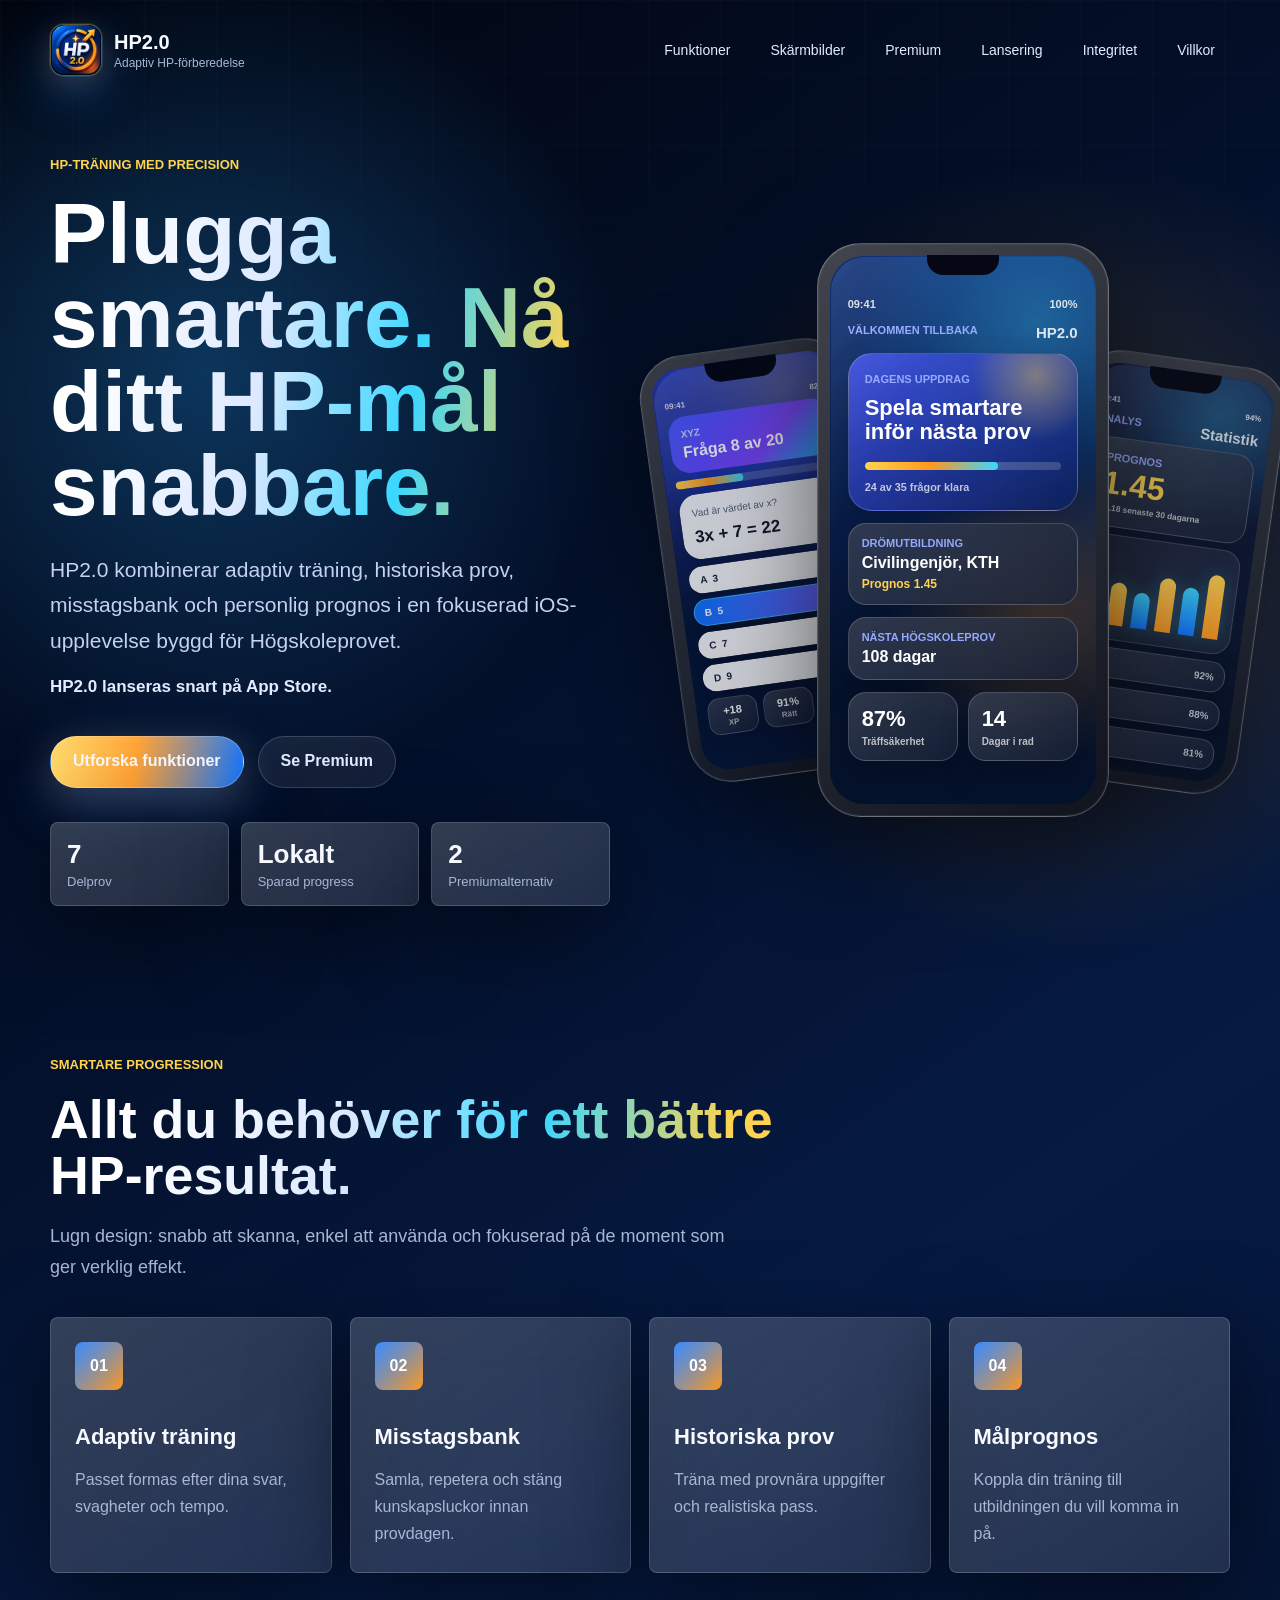
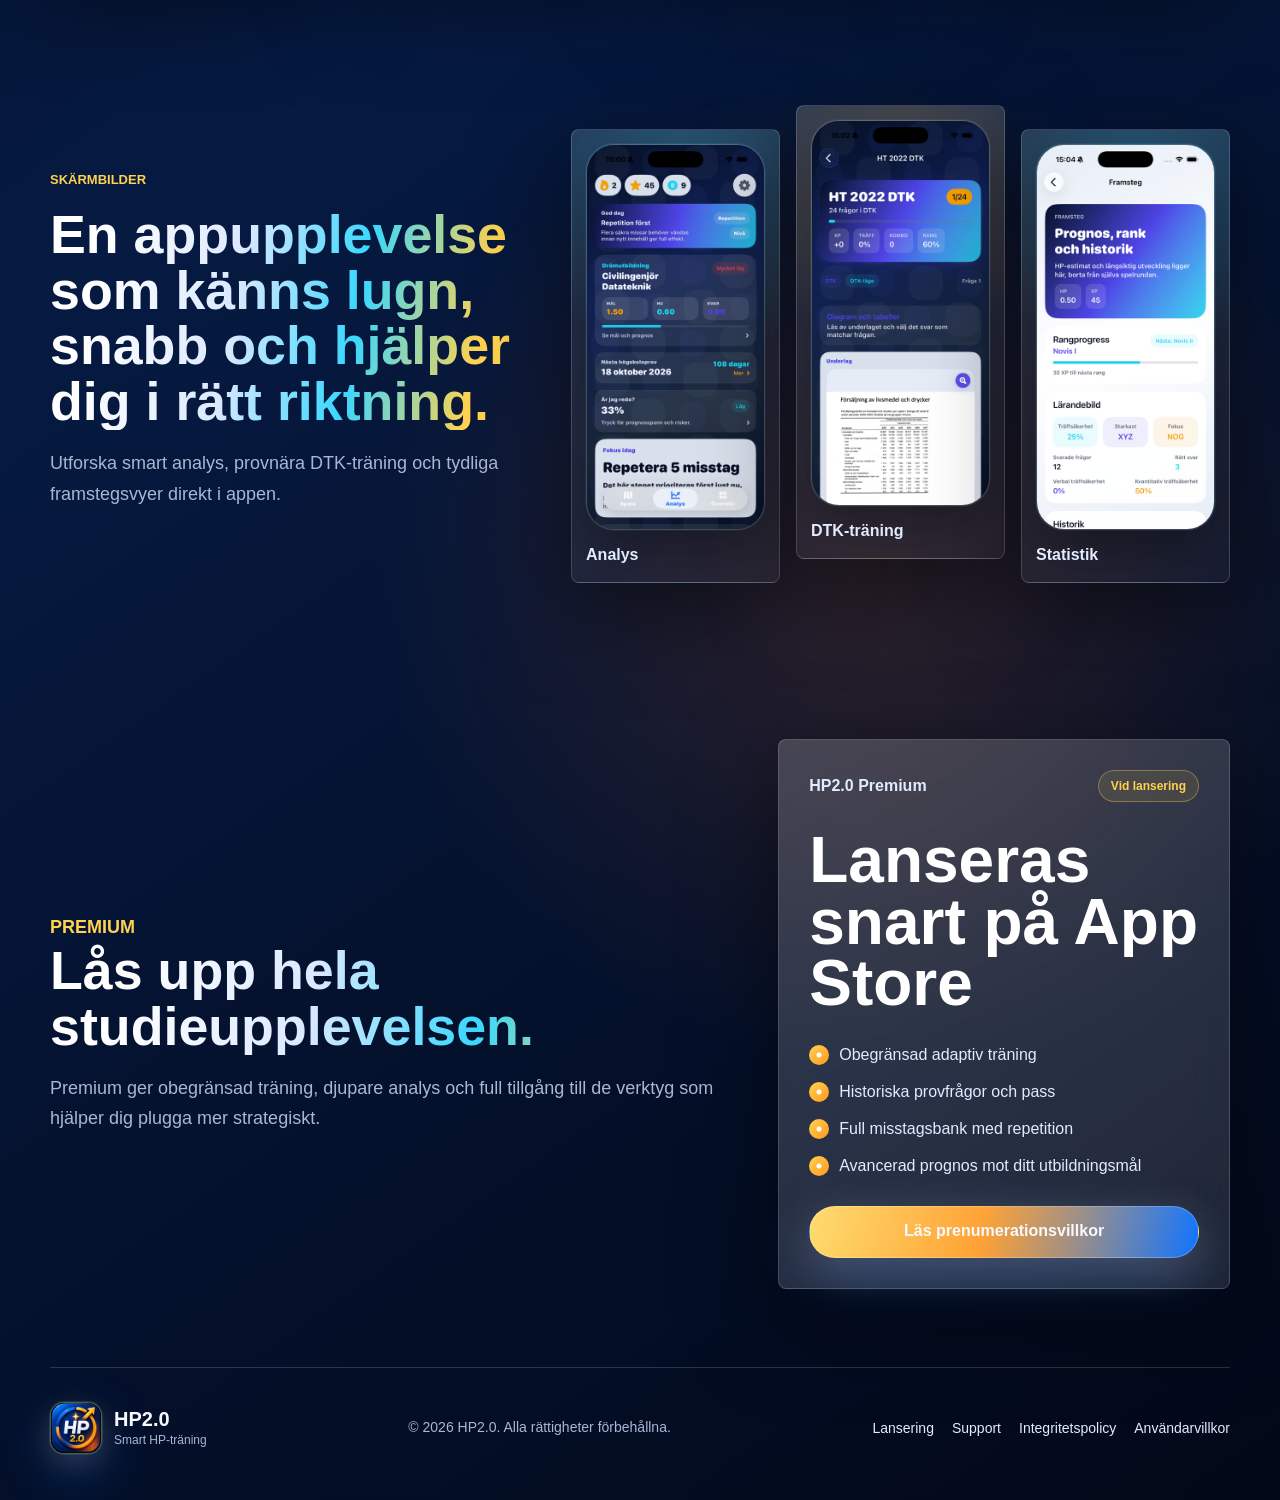
<file: index.html>
<!DOCTYPE html>
<html lang="sv">
<head>
  <meta charset="UTF-8" />
  <meta name="viewport" content="width=device-width, initial-scale=1.0" />
  <meta name="description" content="HP2.0 är en premiumapp för smart, adaptiv förberedelse inför Högskoleprovet." />
  <title>HP2.0 | Smart HP-träning</title>
  <link rel="icon" href="./app-icon.jpg" type="image/jpeg" />
  <link rel="apple-touch-icon" href="./app-icon.jpg" />
  <link rel="stylesheet" href="./style.css" />
</head>
<body>
  <header class="site-header">
    <a class="brand" href="./index.html" aria-label="HP2.0 startsida">
      <span class="brand-mark"><img src="./app-icon.jpg" alt="" /></span>
      <span>
        <strong>HP2.0</strong>
        <small>Adaptiv HP-förberedelse</small>
      </span>
    </a>

    <details class="mobile-nav">
      <summary>Meny</summary>
      <nav class="mobile-nav-links" aria-label="Primär navigering">
        <a href="#features">Funktioner</a>
        <a href="#screens">Skärmbilder</a>
        <a href="#premium">Premium</a>
        <a href="./beta.html">Lansering</a>
        <a href="./privacy.html">Integritet</a>
        <a href="./terms.html">Villkor</a>
      </nav>
    </details>

    <nav class="nav-links" aria-label="Primär navigering">
      <a href="#features">Funktioner</a>
      <a href="#screens">Skärmbilder</a>
      <a href="#premium">Premium</a>
      <a href="./beta.html">Lansering</a>
      <a href="./privacy.html">Integritet</a>
      <a href="./terms.html">Villkor</a>
    </nav>
  </header>

  <main>
    <section class="hero section-shell">
      <div class="hero-copy">
        <p class="eyebrow">HP-träning med precision</p>
        <h1>Plugga smartare. Nå ditt HP-mål snabbare.</h1>
        <p class="hero-lede">
          HP2.0 kombinerar adaptiv träning, historiska prov, misstagsbank och
          personlig prognos i en fokuserad iOS-upplevelse byggd för Högskoleprovet.
        </p>
        <p class="hero-beta-copy">
          HP2.0 lanseras snart på App Store.
        </p>

        <div class="hero-actions" aria-label="Primära åtgärder">
          <a class="button button-primary" href="#features">Utforska funktioner</a>
          <a class="button button-ghost" href="#premium">Se Premium</a>
        </div>

        <dl class="hero-metrics" aria-label="Produktfordelar">
          <div>
            <dt>7</dt>
            <dd>Delprov</dd>
          </div>
          <div>
            <dt>Lokalt</dt>
            <dd>Sparad progress</dd>
          </div>
          <div>
            <dt>2</dt>
            <dd>Premiumalternativ</dd>
          </div>
        </dl>
      </div>

      <div class="hero-device" aria-label="Förhandsvisning av HP2.0-appen">
        <div class="phone-frame phone-left" aria-hidden="true">
          <div class="phone-screen app-render quiz-render">
            <div class="render-status">
              <span>09:41</span>
              <span>82%</span>
            </div>
            <div class="quiz-hero">
              <span>XYZ</span>
              <strong>Fråga 8 av 20</strong>
            </div>
            <div class="render-progress"><span style="width: 42%"></span></div>
            <article class="quiz-card">
              <p>Vad är värdet av x?</p>
              <strong>3x + 7 = 22</strong>
            </article>
            <div class="answer-stack">
              <span>A&nbsp;&nbsp;3</span>
              <span>B&nbsp;&nbsp;5</span>
              <span>C&nbsp;&nbsp;7</span>
              <span>D&nbsp;&nbsp;9</span>
            </div>
            <div class="mini-stat-row">
              <span><strong>+18</strong> XP</span>
              <span><strong>91%</strong> Rätt</span>
              <span><strong>4x</strong> Combo</span>
            </div>
          </div>
        </div>

        <div class="phone-frame phone-main">
          <div class="phone-screen app-render home-render">
            <div class="render-status">
              <span>09:41</span>
              <span>100%</span>
            </div>
            <div class="render-topline">
              <span>Välkommen tillbaka</span>
              <strong>HP2.0</strong>
            </div>
            <article class="mission-render">
              <p>Dagens uppdrag</p>
              <h2>Spela smartare inför nästa prov</h2>
              <div class="render-progress"><span style="width: 68%"></span></div>
              <small>24 av 35 frågor klara</small>
            </article>
            <article class="dream-render">
              <span>Drömutbildning</span>
              <strong>Civilingenjör, KTH</strong>
              <em>Prognos 1.45</em>
            </article>
            <div class="countdown-render">
              <span>Nästa Högskoleprov</span>
              <strong>108 dagar</strong>
            </div>
            <div class="progress-render-grid">
              <article>
                <strong>87%</strong>
                <span>Träffsäkerhet</span>
              </article>
              <article>
                <strong>14</strong>
                <span>Dagar i rad</span>
              </article>
            </div>
          </div>
        </div>

        <div class="phone-frame phone-right" aria-hidden="true">
          <div class="phone-screen app-render stats-render">
            <div class="render-status">
              <span>09:41</span>
              <span>94%</span>
            </div>
            <div class="render-topline">
              <span>Analys</span>
              <strong>Statistik</strong>
            </div>
            <article class="score-render">
              <span>Prognos</span>
              <strong>1.45</strong>
              <small>+0.18 senaste 30 dagarna</small>
            </article>
            <div class="chart-render" aria-hidden="true">
              <span style="height: 42%"></span>
              <span style="height: 58%"></span>
              <span style="height: 48%"></span>
              <span style="height: 72%"></span>
              <span style="height: 64%"></span>
              <span style="height: 86%"></span>
            </div>
            <div class="performance-stack">
              <span><strong>KVA</strong> 92%</span>
              <span><strong>XYZ</strong> 88%</span>
              <span><strong>DTK</strong> 81%</span>
            </div>
          </div>
        </div>
      </div>
    </section>

    <section id="features" class="section-shell section-block">
      <div class="section-heading">
        <p class="eyebrow">Smartare progression</p>
        <h2>Allt du behöver för ett bättre HP-resultat.</h2>
        <p>
          Lugn design: snabb att skanna, enkel att använda
          och fokuserad på de moment som ger verklig effekt.
        </p>
      </div>

      <div class="feature-grid">
        <article class="glass-card feature-card">
          <span class="card-icon">01</span>
          <h3>Adaptiv träning</h3>
          <p>Passet formas efter dina svar, svagheter och tempo.</p>
        </article>
        <article class="glass-card feature-card">
          <span class="card-icon">02</span>
          <h3>Misstagsbank</h3>
          <p>Samla, repetera och stäng kunskapsluckor innan provdagen.</p>
        </article>
        <article class="glass-card feature-card">
          <span class="card-icon">03</span>
          <h3>Historiska prov</h3>
          <p>Träna med provnära uppgifter och realistiska pass.</p>
        </article>
        <article class="glass-card feature-card">
          <span class="card-icon">04</span>
          <h3>Målprognos</h3>
          <p>Koppla din träning till utbildningen du vill komma in på.</p>
        </article>
      </div>
    </section>

    <section id="screens" class="section-shell section-block split-section">
      <div class="section-heading">
        <p class="eyebrow">Skärmbilder</p>
        <h2>En appupplevelse som känns lugn, snabb och hjälper dig i rätt riktning.</h2>
        <p>
          Utforska smart analys, provnära DTK-träning och tydliga framstegsvyer
          direkt i appen.
        </p>
      </div>

      <div class="screenshot-grid" aria-label="Skärmbilder från HP2.0-appen">
        <figure class="screenshot-card">
          <img src="./assets/screenshots/analysis.png" alt="Analysvy i HP2.0 med resultat och rekommendationer" width="414" height="900" loading="lazy" />
          <figcaption>Analys</figcaption>
        </figure>
        <figure class="screenshot-card tall">
          <img src="./assets/screenshots/quiz-dtk.png" alt="DTK-fråga i HP2.0 med diagram och svarsalternativ" width="414" height="900" loading="lazy" />
          <figcaption>DTK-träning</figcaption>
        </figure>
        <figure class="screenshot-card">
          <img src="./assets/screenshots/statistics.png" alt="Statistikvy i HP2.0 med prognos och aktivitetsöversikt" width="414" height="900" loading="lazy" />
          <figcaption>Statistik</figcaption>
        </figure>
      </div>
    </section>

    <section id="premium" class="section-shell section-block pricing-section">
      <div class="pricing-copy">
        <p class="eyebrow">Premium</p>
        <h2>Lås upp hela studieupplevelsen.</h2>
        <p>
          Premium ger obegränsad träning, djupare analys och full tillgång till
          de verktyg som hjälper dig plugga mer strategiskt.
        </p>
      </div>

      <article class="glass-card pricing-card">
        <div class="pricing-header">
          <span>HP2.0 Premium</span>
          <strong>Vid lansering</strong>
        </div>
        <p class="price">Lanseras snart på App Store</p>
        <ul class="check-list">
          <li>Obegränsad adaptiv träning</li>
          <li>Historiska provfrågor och pass</li>
          <li>Full misstagsbank med repetition</li>
          <li>Avancerad prognos mot ditt utbildningsmål</li>
        </ul>
        <a class="button button-primary full-width" href="./terms.html">Läs prenumerationsvillkor</a>
      </article>
    </section>
  </main>

  <footer class="site-footer">
    <a class="brand footer-brand" href="./index.html" aria-label="HP2.0 startsida">
      <span class="brand-mark"><img src="./app-icon.jpg" alt="" /></span>
      <span>
        <strong>HP2.0</strong>
        <small>Smart HP-träning</small>
      </span>
    </a>
    <p>&copy; 2026 HP2.0. Alla rättigheter förbehållna.</p>
    <nav aria-label="Sidfotslänkar">
      <a href="./beta.html">Lansering</a>
      <a href="mailto:hp20appen@outlook.com">Support</a>
      <a href="./privacy.html">Integritetspolicy</a>
      <a href="./terms.html">Användarvillkor</a>
    </nav>
  </footer>
</body>
</html>
</file>
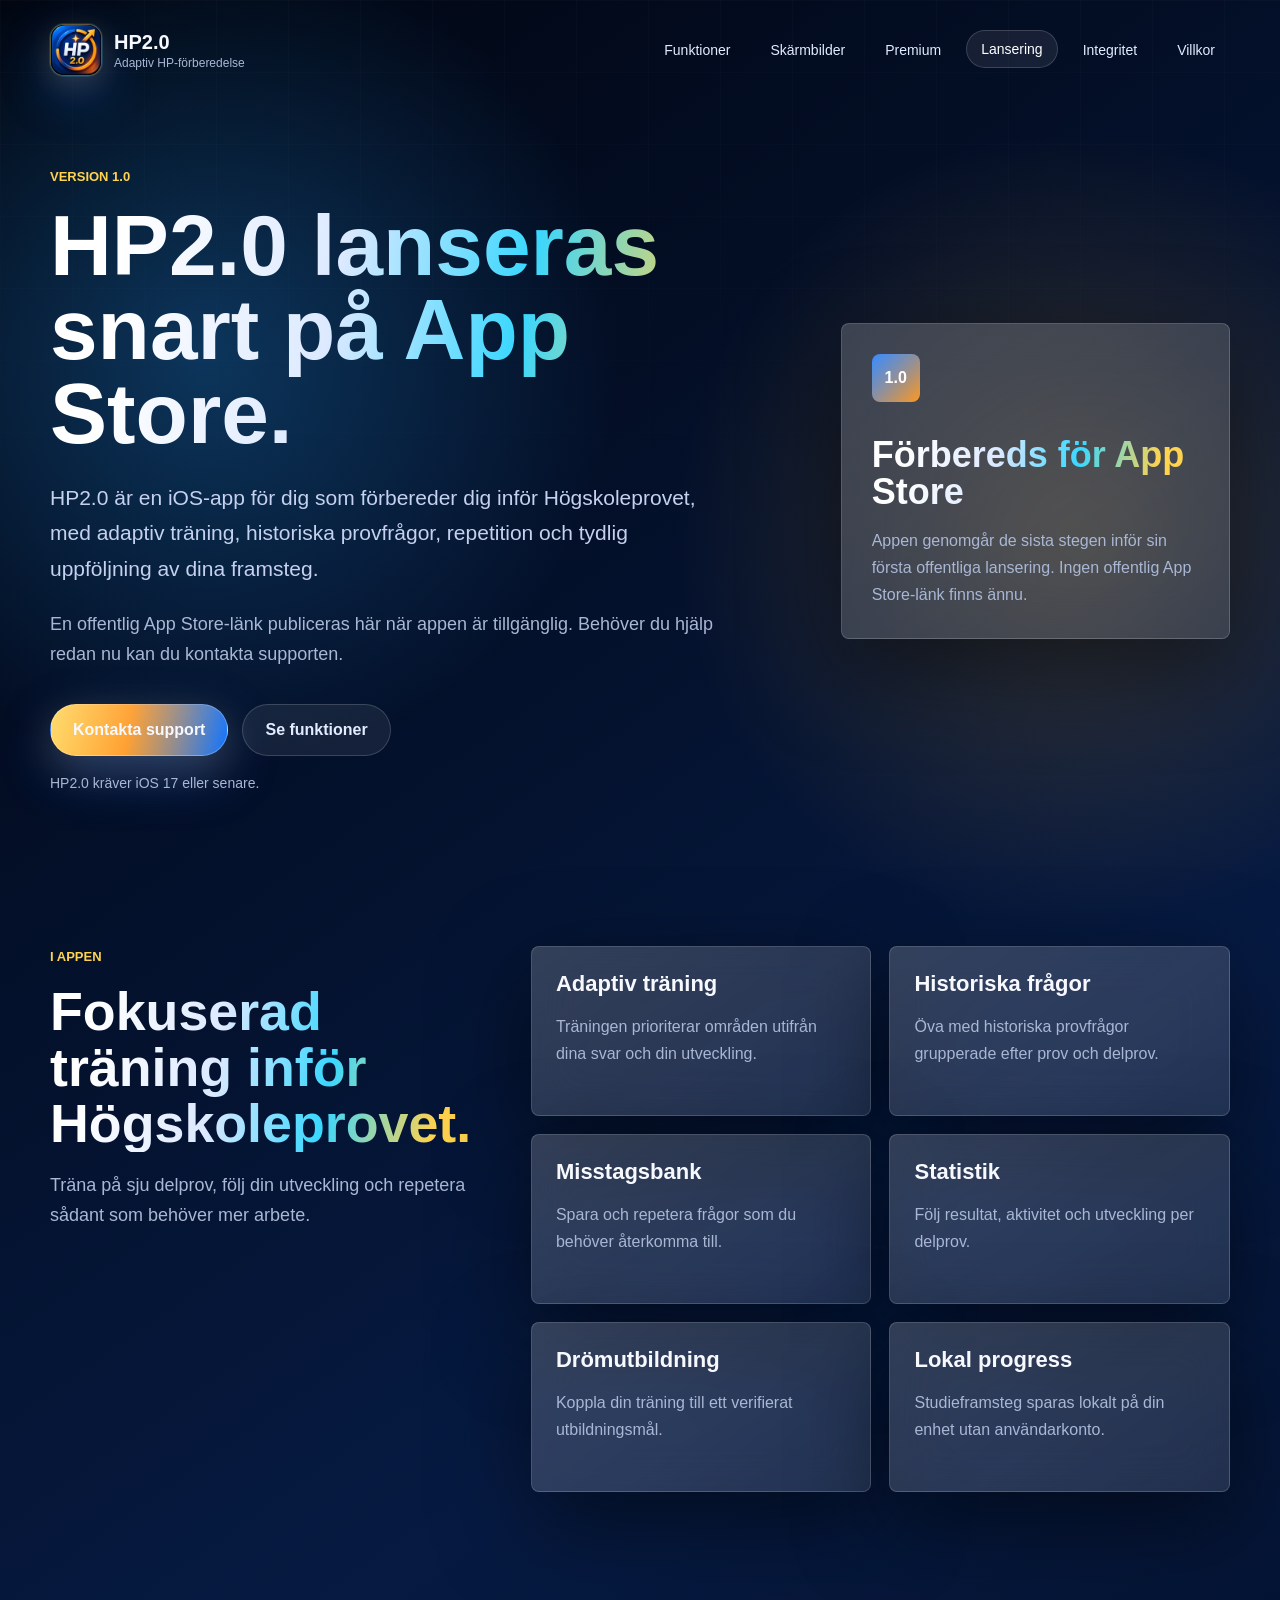
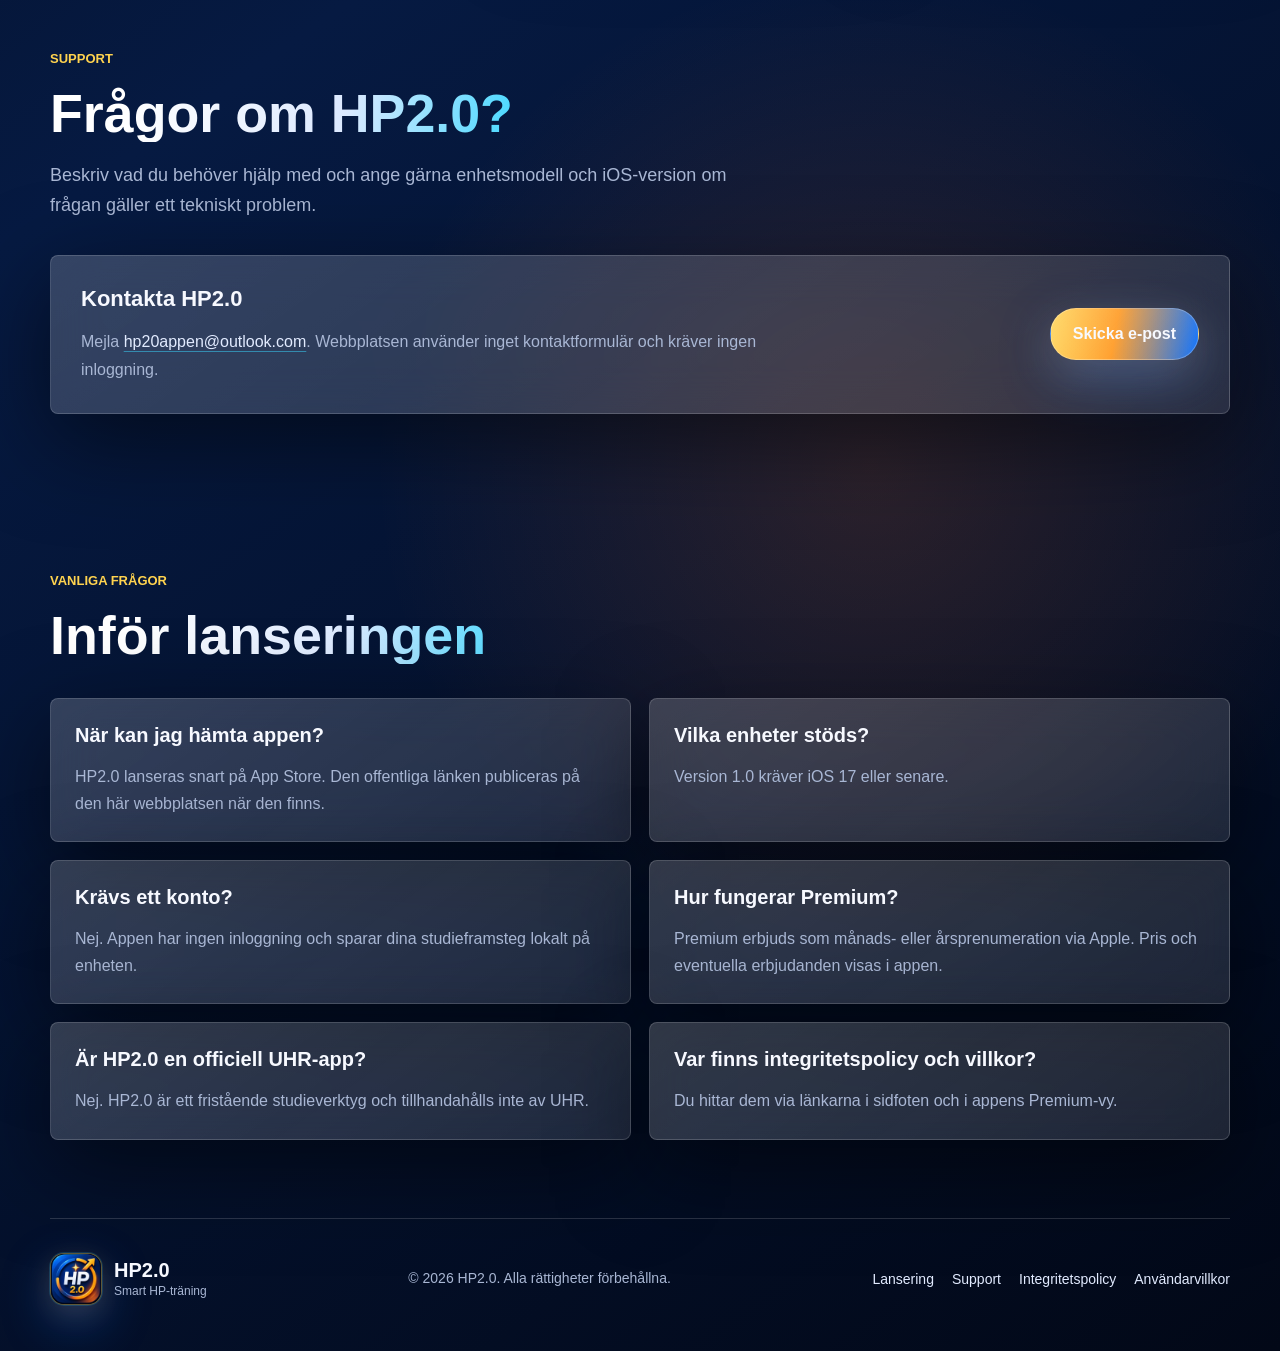
<file: beta.html>
<!DOCTYPE html>
<html lang="sv">
<head>
  <meta charset="UTF-8" />
  <meta name="viewport" content="width=device-width, initial-scale=1.0" />
  <meta name="description" content="Lanseringsinformation och support för HP2.0, en iOS-app för förberedelse inför Högskoleprovet." />
  <meta property="og:title" content="HP2.0 – Lansering" />
  <meta property="og:description" content="HP2.0 lanseras snart på App Store." />
  <meta property="og:type" content="website" />
  <meta property="og:url" content="https://silviasliwa.github.io/hp20-website/beta.html" />
  <meta property="og:image" content="https://silviasliwa.github.io/hp20-website/app-icon.jpg" />
  <meta name="twitter:card" content="summary" />
  <meta name="twitter:title" content="HP2.0 – Lansering" />
  <meta name="twitter:description" content="HP2.0 lanseras snart på App Store." />
  <title>Lansering och support | HP2.0</title>
  <link rel="icon" href="./app-icon.jpg" type="image/jpeg" />
  <link rel="apple-touch-icon" href="./app-icon.jpg" />
  <link rel="stylesheet" href="./style.css" />
</head>
<body>
  <header class="site-header">
    <a class="brand" href="./index.html" aria-label="HP2.0 startsida">
      <span class="brand-mark"><img src="./app-icon.jpg" alt="" /></span>
      <span>
        <strong>HP2.0</strong>
        <small>Adaptiv HP-förberedelse</small>
      </span>
    </a>

    <details class="mobile-nav">
      <summary>Meny</summary>
      <nav class="mobile-nav-links" aria-label="Primär navigering">
        <a href="./index.html#features">Funktioner</a>
        <a href="./index.html#screens">Skärmbilder</a>
        <a href="./index.html#premium">Premium</a>
        <a aria-current="page" href="./beta.html">Lansering</a>
        <a href="./privacy.html">Integritet</a>
        <a href="./terms.html">Villkor</a>
      </nav>
    </details>

    <nav class="nav-links" aria-label="Primär navigering">
      <a href="./index.html#features">Funktioner</a>
      <a href="./index.html#screens">Skärmbilder</a>
      <a href="./index.html#premium">Premium</a>
      <a aria-current="page" href="./beta.html">Lansering</a>
      <a href="./privacy.html">Integritet</a>
      <a href="./terms.html">Villkor</a>
    </nav>
  </header>

  <main class="beta-page">
    <section class="beta-hero section-shell">
      <div class="beta-hero-copy">
        <p class="eyebrow">Version 1.0</p>
        <h1>HP2.0 lanseras snart på App Store.</h1>
        <p class="hero-lede">
          HP2.0 är en iOS-app för dig som förbereder dig inför Högskoleprovet,
          med adaptiv träning, historiska provfrågor, repetition och tydlig
          uppföljning av dina framsteg.
        </p>
        <p>
          En offentlig App Store-länk publiceras här när appen är tillgänglig.
          Behöver du hjälp redan nu kan du kontakta supporten.
        </p>

        <div class="hero-actions" aria-label="Lansering och support">
          <a class="button button-primary" href="mailto:hp20appen@outlook.com?subject=HP2.0%20Support">Kontakta support</a>
          <a class="button button-ghost" href="./index.html#features">Se funktioner</a>
        </div>
        <p class="placeholder-note">HP2.0 kräver iOS 17 eller senare.</p>
      </div>

      <aside class="glass-card beta-status-card" aria-label="Lanseringsstatus">
        <span class="card-icon">1.0</span>
        <h2>Förbereds för App Store</h2>
        <p>
          Appen genomgår de sista stegen inför sin första offentliga lansering.
          Ingen offentlig App Store-länk finns ännu.
        </p>
      </aside>
    </section>

    <section class="section-shell section-block beta-split">
      <div class="section-heading">
        <p class="eyebrow">I appen</p>
        <h2>Fokuserad träning inför Högskoleprovet.</h2>
        <p>
          Träna på sju delprov, följ din utveckling och repetera
          sådant som behöver mer arbete.
        </p>
      </div>

      <div class="feature-grid beta-feature-grid" aria-label="Funktioner i HP2.0">
        <article class="glass-card beta-mini-card"><h3>Adaptiv träning</h3><p>Träningen prioriterar områden utifrån dina svar och din utveckling.</p></article>
        <article class="glass-card beta-mini-card"><h3>Historiska frågor</h3><p>Öva med historiska provfrågor grupperade efter prov och delprov.</p></article>
        <article class="glass-card beta-mini-card"><h3>Misstagsbank</h3><p>Spara och repetera frågor som du behöver återkomma till.</p></article>
        <article class="glass-card beta-mini-card"><h3>Statistik</h3><p>Följ resultat, aktivitet och utveckling per delprov.</p></article>
        <article class="glass-card beta-mini-card"><h3>Drömutbildning</h3><p>Koppla din träning till ett verifierat utbildningsmål.</p></article>
        <article class="glass-card beta-mini-card"><h3>Lokal progress</h3><p>Studieframsteg sparas lokalt på din enhet utan användarkonto.</p></article>
      </div>
    </section>

    <section id="support" class="section-shell section-block beta-feedback">
      <div class="section-heading">
        <p class="eyebrow">Support</p>
        <h2>Frågor om HP2.0?</h2>
        <p>
          Beskriv vad du behöver hjälp med och ange gärna enhetsmodell och
          iOS-version om frågan gäller ett tekniskt problem.
        </p>
      </div>

      <article class="glass-card beta-feedback-card">
        <div>
          <h3>Kontakta HP2.0</h3>
          <p>
            Mejla <a href="mailto:hp20appen@outlook.com">hp20appen@outlook.com</a>.
            Webbplatsen använder inget kontaktformulär och kräver ingen inloggning.
          </p>
        </div>
        <a class="button button-primary" href="mailto:hp20appen@outlook.com?subject=HP2.0%20Support">Skicka e-post</a>
      </article>
    </section>

    <section class="section-shell section-block">
      <div class="section-heading">
        <p class="eyebrow">Vanliga frågor</p>
        <h2>Inför lanseringen</h2>
      </div>

      <div class="faq-grid">
        <article class="glass-card faq-card"><h3>När kan jag hämta appen?</h3><p>HP2.0 lanseras snart på App Store. Den offentliga länken publiceras på den här webbplatsen när den finns.</p></article>
        <article class="glass-card faq-card"><h3>Vilka enheter stöds?</h3><p>Version 1.0 kräver iOS 17 eller senare.</p></article>
        <article class="glass-card faq-card"><h3>Krävs ett konto?</h3><p>Nej. Appen har ingen inloggning och sparar dina studieframsteg lokalt på enheten.</p></article>
        <article class="glass-card faq-card"><h3>Hur fungerar Premium?</h3><p>Premium erbjuds som månads- eller årsprenumeration via Apple. Pris och eventuella erbjudanden visas i appen.</p></article>
        <article class="glass-card faq-card"><h3>Är HP2.0 en officiell UHR-app?</h3><p>Nej. HP2.0 är ett fristående studieverktyg och tillhandahålls inte av UHR.</p></article>
        <article class="glass-card faq-card"><h3>Var finns integritetspolicy och villkor?</h3><p>Du hittar dem via länkarna i sidfoten och i appens Premium-vy.</p></article>
      </div>
    </section>
  </main>

  <footer class="site-footer">
    <a class="brand footer-brand" href="./index.html" aria-label="HP2.0 startsida">
      <span class="brand-mark"><img src="./app-icon.jpg" alt="" /></span>
      <span>
        <strong>HP2.0</strong>
        <small>Smart HP-träning</small>
      </span>
    </a>
    <p>&copy; 2026 HP2.0. Alla rättigheter förbehållna.</p>
    <nav aria-label="Sidfotslänkar">
      <a aria-current="page" href="./beta.html">Lansering</a>
      <a href="mailto:hp20appen@outlook.com">Support</a>
      <a href="./privacy.html">Integritetspolicy</a>
      <a href="./terms.html">Användarvillkor</a>
    </nav>
  </footer>
</body>
</html>
</file>
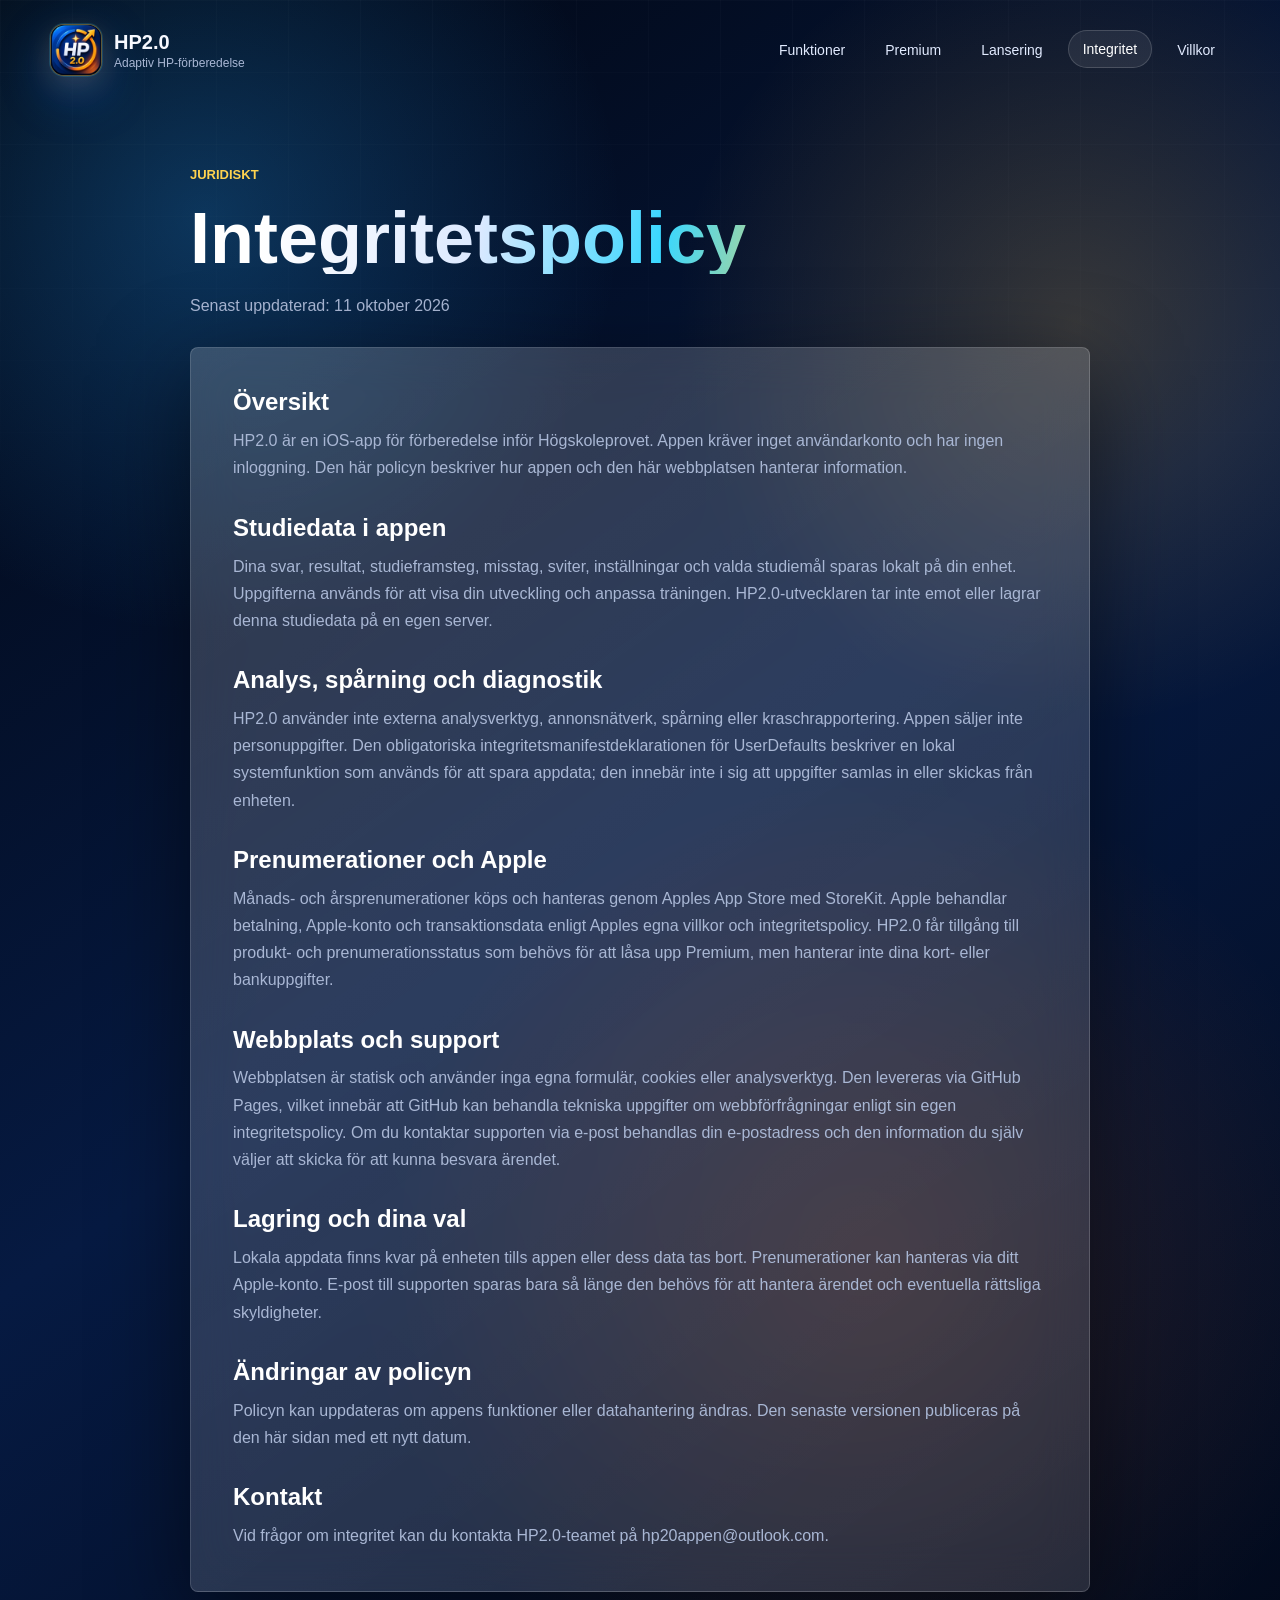
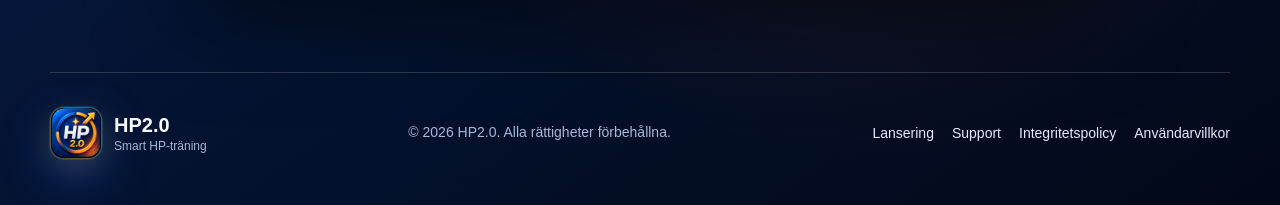
<file: privacy.html>
<!DOCTYPE html>
<html lang="sv">
<head>
  <meta charset="UTF-8" />
  <meta name="viewport" content="width=device-width, initial-scale=1.0" />
  <meta name="description" content="Integritetspolicy för HP2.0." />
  <title>Integritetspolicy | HP2.0</title>
  <link rel="icon" href="./app-icon.jpg" type="image/jpeg" />
  <link rel="apple-touch-icon" href="./app-icon.jpg" />
  <link rel="stylesheet" href="./style.css" />
</head>
<body>
  <header class="site-header">
    <a class="brand" href="./index.html" aria-label="HP2.0 startsida">
      <span class="brand-mark"><img src="./app-icon.jpg" alt="" /></span>
      <span>
        <strong>HP2.0</strong>
        <small>Adaptiv HP-förberedelse</small>
      </span>
    </a>

    <details class="mobile-nav">
      <summary>Meny</summary>
      <nav class="mobile-nav-links" aria-label="Primär navigering">
        <a href="./index.html#features">Funktioner</a>
        <a href="./index.html#premium">Premium</a>
        <a href="./beta.html">Lansering</a>
        <a aria-current="page" href="./privacy.html">Integritet</a>
        <a href="./terms.html">Villkor</a>
      </nav>
    </details>

    <nav class="nav-links" aria-label="Primär navigering">
      <a href="./index.html#features">Funktioner</a>
      <a href="./index.html#premium">Premium</a>
      <a href="./beta.html">Lansering</a>
      <a aria-current="page" href="./privacy.html">Integritet</a>
      <a href="./terms.html">Villkor</a>
    </nav>
  </header>

  <main class="legal-page section-shell">
    <p class="eyebrow">Juridiskt</p>
    <h1>Integritetspolicy</h1>
    <p class="legal-updated">Senast uppdaterad: 11 oktober 2026</p>

    <article class="glass-card legal-card">
      <h2>Översikt</h2>
      <p>
        HP2.0 är en iOS-app för förberedelse inför Högskoleprovet. Appen kräver
        inget användarkonto och har ingen inloggning. Den här policyn beskriver
        hur appen och den här webbplatsen hanterar information.
      </p>

      <h2>Studiedata i appen</h2>
      <p>
        Dina svar, resultat, studieframsteg, misstag, sviter, inställningar och
        valda studiemål sparas lokalt på din enhet. Uppgifterna används för att
        visa din utveckling och anpassa träningen. HP2.0-utvecklaren tar inte emot
        eller lagrar denna studiedata på en egen server.
      </p>

      <h2>Analys, spårning och diagnostik</h2>
      <p>
        HP2.0 använder inte externa analysverktyg, annonsnätverk, spårning eller
        kraschrapportering. Appen säljer inte personuppgifter. Den obligatoriska
        integritetsmanifestdeklarationen för UserDefaults beskriver en lokal
        systemfunktion som används för att spara appdata; den innebär inte i sig
        att uppgifter samlas in eller skickas från enheten.
      </p>

      <h2>Prenumerationer och Apple</h2>
      <p>
        Månads- och årsprenumerationer köps och hanteras genom Apples App Store
        med StoreKit. Apple behandlar betalning, Apple-konto och transaktionsdata
        enligt Apples egna villkor och integritetspolicy. HP2.0 får tillgång till
        produkt- och prenumerationsstatus som behövs för att låsa upp Premium,
        men hanterar inte dina kort- eller bankuppgifter.
      </p>

      <h2>Webbplats och support</h2>
      <p>
        Webbplatsen är statisk och använder inga egna formulär, cookies eller
        analysverktyg. Den levereras via GitHub Pages, vilket innebär att GitHub
        kan behandla tekniska uppgifter om webbförfrågningar enligt sin egen
        integritetspolicy. Om du kontaktar supporten via e-post behandlas din
        e-postadress och den information du själv väljer att skicka för att kunna
        besvara ärendet.
      </p>

      <h2>Lagring och dina val</h2>
      <p>
        Lokala appdata finns kvar på enheten tills appen eller dess data tas bort.
        Prenumerationer kan hanteras via ditt Apple-konto. E-post till
        supporten sparas bara så länge den behövs för att hantera ärendet och
        eventuella rättsliga skyldigheter.
      </p>

      <h2>Ändringar av policyn</h2>
      <p>
        Policyn kan uppdateras om appens funktioner eller datahantering ändras.
        Den senaste versionen publiceras på den här sidan med ett nytt datum.
      </p>

      <h2>Kontakt</h2>
      <p>
        Vid frågor om integritet kan du kontakta HP2.0-teamet på
        <a href="mailto:hp20appen@outlook.com">hp20appen@outlook.com</a>.
      </p>
    </article>
  </main>

  <footer class="site-footer">
    <a class="brand footer-brand" href="./index.html" aria-label="HP2.0 startsida">
      <span class="brand-mark"><img src="./app-icon.jpg" alt="" /></span>
      <span>
        <strong>HP2.0</strong>
        <small>Smart HP-träning</small>
      </span>
    </a>
    <p>&copy; 2026 HP2.0. Alla rättigheter förbehållna.</p>
    <nav aria-label="Sidfotslänkar">
      <a href="./beta.html">Lansering</a>
      <a href="mailto:hp20appen@outlook.com">Support</a>
      <a aria-current="page" href="./privacy.html">Integritetspolicy</a>
      <a href="./terms.html">Användarvillkor</a>
    </nav>
  </footer>
</body>
</html>
</file>
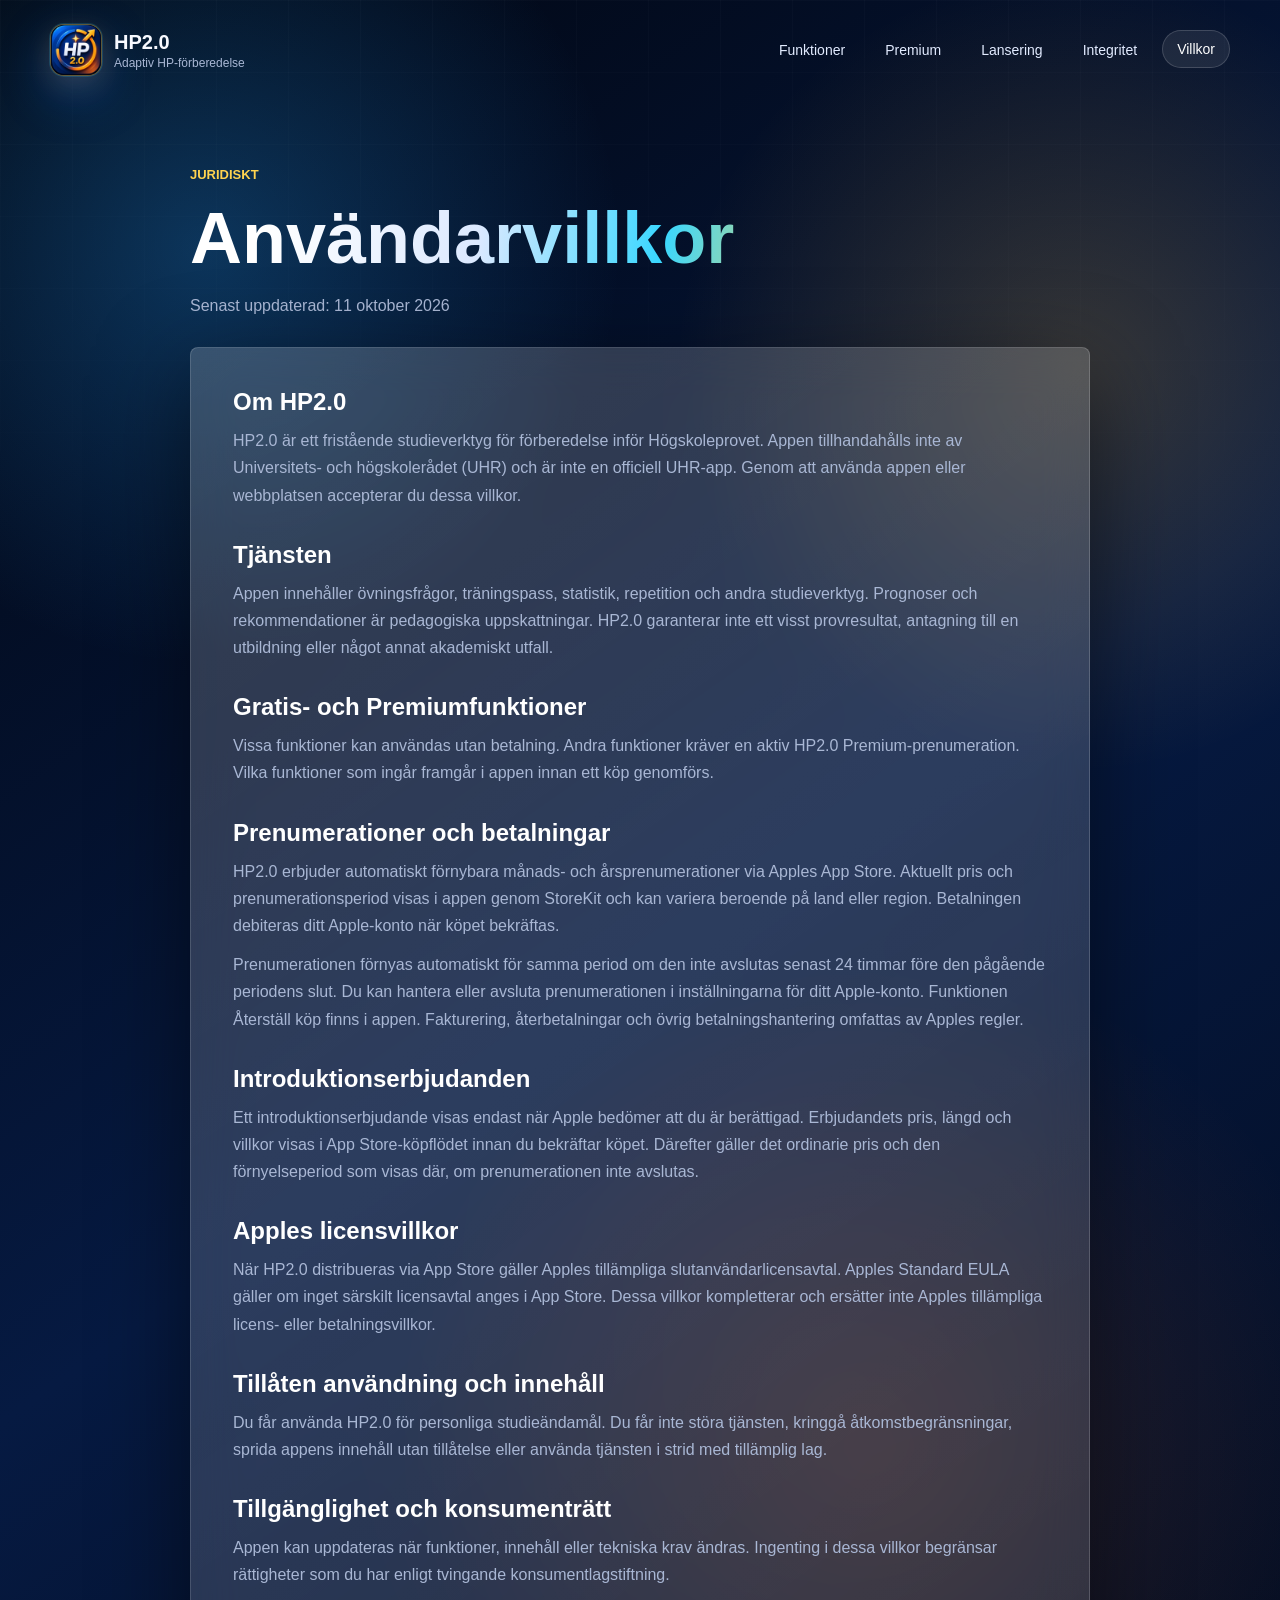
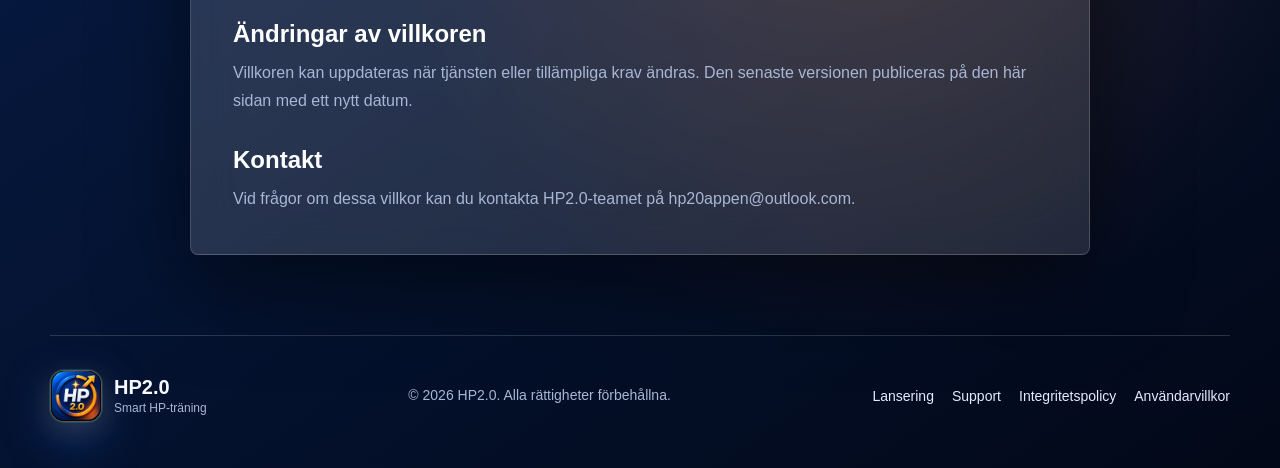
<file: terms.html>
<!DOCTYPE html>
<html lang="sv">
<head>
  <meta charset="UTF-8" />
  <meta name="viewport" content="width=device-width, initial-scale=1.0" />
  <meta name="description" content="Användarvillkor för HP2.0." />
  <title>Användarvillkor | HP2.0</title>
  <link rel="icon" href="./app-icon.jpg" type="image/jpeg" />
  <link rel="apple-touch-icon" href="./app-icon.jpg" />
  <link rel="stylesheet" href="./style.css" />
</head>
<body>
  <header class="site-header">
    <a class="brand" href="./index.html" aria-label="HP2.0 startsida">
      <span class="brand-mark"><img src="./app-icon.jpg" alt="" /></span>
      <span>
        <strong>HP2.0</strong>
        <small>Adaptiv HP-förberedelse</small>
      </span>
    </a>

    <details class="mobile-nav">
      <summary>Meny</summary>
      <nav class="mobile-nav-links" aria-label="Primär navigering">
        <a href="./index.html#features">Funktioner</a>
        <a href="./index.html#premium">Premium</a>
        <a href="./beta.html">Lansering</a>
        <a href="./privacy.html">Integritet</a>
        <a aria-current="page" href="./terms.html">Villkor</a>
      </nav>
    </details>

    <nav class="nav-links" aria-label="Primär navigering">
      <a href="./index.html#features">Funktioner</a>
      <a href="./index.html#premium">Premium</a>
      <a href="./beta.html">Lansering</a>
      <a href="./privacy.html">Integritet</a>
      <a aria-current="page" href="./terms.html">Villkor</a>
    </nav>
  </header>

  <main class="legal-page section-shell">
    <p class="eyebrow">Juridiskt</p>
    <h1>Användarvillkor</h1>
    <p class="legal-updated">Senast uppdaterad: 11 oktober 2026</p>

    <article class="glass-card legal-card">
      <h2>Om HP2.0</h2>
      <p>
        HP2.0 är ett fristående studieverktyg för förberedelse inför
        Högskoleprovet. Appen tillhandahålls inte av Universitets- och
        högskolerådet (UHR) och är inte en officiell UHR-app. Genom att använda
        appen eller webbplatsen accepterar du dessa villkor.
      </p>

      <h2>Tjänsten</h2>
      <p>
        Appen innehåller övningsfrågor, träningspass, statistik, repetition och
        andra studieverktyg. Prognoser och rekommendationer är pedagogiska
        uppskattningar. HP2.0 garanterar inte ett visst provresultat, antagning
        till en utbildning eller något annat akademiskt utfall.
      </p>

      <h2>Gratis- och Premiumfunktioner</h2>
      <p>
        Vissa funktioner kan användas utan betalning. Andra funktioner kräver en
        aktiv HP2.0 Premium-prenumeration. Vilka funktioner som ingår framgår i
        appen innan ett köp genomförs.
      </p>

      <h2>Prenumerationer och betalningar</h2>
      <p>
        HP2.0 erbjuder automatiskt förnybara månads- och årsprenumerationer via
        Apples App Store. Aktuellt pris och prenumerationsperiod visas i appen
        genom StoreKit och kan variera beroende på land eller region. Betalningen
        debiteras ditt Apple-konto när köpet bekräftas.
      </p>
      <p>
        Prenumerationen förnyas automatiskt för samma period om den inte avslutas
        senast 24 timmar före den pågående periodens slut. Du kan hantera eller
        avsluta prenumerationen i inställningarna för ditt Apple-konto. Funktionen
        Återställ köp finns i appen. Fakturering, återbetalningar och övrig
        betalningshantering omfattas av Apples regler.
      </p>

      <h2>Introduktionserbjudanden</h2>
      <p>
        Ett introduktionserbjudande visas endast när Apple bedömer att du är
        berättigad. Erbjudandets pris, längd och villkor visas i App Store-köpflödet
        innan du bekräftar köpet. Därefter gäller det ordinarie pris och den
        förnyelseperiod som visas där, om prenumerationen inte avslutas.
      </p>

      <h2>Apples licensvillkor</h2>
      <p>
        När HP2.0 distribueras via App Store gäller Apples tillämpliga
        slutanvändarlicensavtal. Apples Standard EULA gäller om inget särskilt
        licensavtal anges i App Store. Dessa villkor kompletterar och ersätter
        inte Apples tillämpliga licens- eller betalningsvillkor.
      </p>

      <h2>Tillåten användning och innehåll</h2>
      <p>
        Du får använda HP2.0 för personliga studieändamål. Du får inte störa
        tjänsten, kringgå åtkomstbegränsningar, sprida appens innehåll utan
        tillåtelse eller använda tjänsten i strid med tillämplig lag.
      </p>

      <h2>Tillgänglighet och konsumenträtt</h2>
      <p>
        Appen kan uppdateras när funktioner, innehåll eller tekniska krav ändras.
        Ingenting i dessa villkor begränsar rättigheter som du har enligt
        tvingande konsumentlagstiftning.
      </p>

      <h2>Ändringar av villkoren</h2>
      <p>
        Villkoren kan uppdateras när tjänsten eller tillämpliga krav ändras. Den
        senaste versionen publiceras på den här sidan med ett nytt datum.
      </p>

      <h2>Kontakt</h2>
      <p>
        Vid frågor om dessa villkor kan du kontakta HP2.0-teamet på
        <a href="mailto:hp20appen@outlook.com">hp20appen@outlook.com</a>.
      </p>
    </article>
  </main>

  <footer class="site-footer">
    <a class="brand footer-brand" href="./index.html" aria-label="HP2.0 startsida">
      <span class="brand-mark"><img src="./app-icon.jpg" alt="" /></span>
      <span>
        <strong>HP2.0</strong>
        <small>Smart HP-träning</small>
      </span>
    </a>
    <p>&copy; 2026 HP2.0. Alla rättigheter förbehållna.</p>
    <nav aria-label="Sidfotslänkar">
      <a href="./beta.html">Lansering</a>
      <a href="mailto:hp20appen@outlook.com">Support</a>
      <a href="./privacy.html">Integritetspolicy</a>
      <a aria-current="page" href="./terms.html">Användarvillkor</a>
    </nav>
  </footer>
</body>
</html>
</file>
<file: style.css>
:root {
  color-scheme: dark;
  --bg: #030817;
  --bg-deep: #01030a;
  --panel: rgba(255, 255, 255, 0.075);
  --panel-strong: rgba(255, 255, 255, 0.12);
  --stroke: rgba(255, 255, 255, 0.16);
  --stroke-strong: rgba(255, 255, 255, 0.28);
  --text: #f7f9ff;
  --muted: #a9b7d4;
  --soft: #e2ebff;
  --cyan: #39d7ff;
  --blue: #0f73ff;
  --blue-deep: #063a93;
  --gold: #ffd34f;
  --orange: #ff981f;
  --amber: #ffbd3d;
  --shadow: 0 28px 90px rgba(0, 0, 0, 0.5);
  --radius: 8px;
  --max-width: 1180px;
}

* {
  box-sizing: border-box;
}

html {
  scroll-behavior: smooth;
}

body {
  min-height: 100vh;
  margin: 0;
  overflow-x: hidden;
  color: var(--text);
  font-family: -apple-system, BlinkMacSystemFont, "SF Pro Display", "SF Pro Text", "Segoe UI", sans-serif;
  background:
    radial-gradient(circle at 16% 12%, rgba(38, 164, 255, 0.28), transparent 26rem),
    radial-gradient(circle at 84% 18%, rgba(255, 189, 61, 0.2), transparent 25rem),
    radial-gradient(circle at 68% 70%, rgba(255, 115, 25, 0.16), transparent 31rem),
    linear-gradient(145deg, #01050f, #061a42 48%, #020817);
}

body::before {
  position: fixed;
  inset: 0;
  z-index: -1;
  pointer-events: none;
  content: "";
  background-image:
    linear-gradient(rgba(255, 255, 255, 0.035) 1px, transparent 1px),
    linear-gradient(90deg, rgba(255, 255, 255, 0.035) 1px, transparent 1px);
  background-size: 72px 72px;
  mask-image: linear-gradient(to bottom, rgba(0, 0, 0, 0.55), transparent 72%);
}

a {
  color: inherit;
  text-decoration: none;
}

p {
  color: var(--muted);
  line-height: 1.7;
}

.site-header,
.site-footer,
.section-shell {
  width: min(calc(100% - 40px), var(--max-width));
  margin-inline: auto;
}

.site-header {
  display: flex;
  align-items: center;
  justify-content: space-between;
  gap: 24px;
  padding: 24px 0 34px;
}

.mobile-nav {
  display: none;
}

.brand {
  display: inline-flex;
  align-items: center;
  gap: 12px;
  min-width: max-content;
}

.brand-mark {
  width: 52px;
  height: 52px;
  overflow: hidden;
  border: 1px solid rgba(255, 211, 79, 0.36);
  border-radius: 14px;
  background: #05122a;
  box-shadow:
    0 0 0 1px rgba(57, 215, 255, 0.16),
    0 18px 48px rgba(15, 115, 255, 0.34),
    0 8px 28px rgba(255, 152, 31, 0.2);
}

.brand-mark img {
  display: block;
  width: 100%;
  height: 100%;
  object-fit: cover;
}

.brand strong,
.brand small {
  display: block;
}

.brand strong {
  font-size: 20px;
}

.brand small {
  margin-top: 2px;
  color: var(--muted);
  font-size: 12px;
}

.nav-links {
  display: flex;
  align-items: center;
  justify-content: flex-end;
  gap: 10px;
  flex-wrap: wrap;
}

.nav-links a {
  border: 1px solid transparent;
  border-radius: 999px;
  padding: 10px 14px;
  color: var(--soft);
  font-size: 14px;
  transition: color 180ms ease, background 180ms ease, border-color 180ms ease, transform 180ms ease;
}

.nav-links a:hover,
.nav-links a:focus-visible,
.nav-links a[aria-current="page"] {
  border-color: var(--stroke);
  color: white;
  background: rgba(255, 255, 255, 0.08);
  transform: translateY(-1px);
}

.hero {
  display: grid;
  min-height: 680px;
  grid-template-columns: minmax(0, 1fr) minmax(420px, 0.92fr);
  gap: 64px;
  align-items: center;
  padding: 44px 0 70px;
}

.eyebrow {
  margin: 0 0 16px;
  color: var(--gold);
  font-size: 13px;
  font-weight: 800;
  letter-spacing: 0;
  text-transform: uppercase;
}

h1,
h2,
h3 {
  margin: 0;
  letter-spacing: 0;
}

h1 {
  max-width: 760px;
  font-size: clamp(3.6rem, 7vw, 5.35rem);
  line-height: 0.98;
}

h2 {
  font-size: clamp(2.2rem, 4.2vw, 3.375rem);
  line-height: 1.04;
}

h3 {
  font-size: 22px;
  line-height: 1.2;
}

.hero h1,
.section-heading h2,
.pricing-copy h2,
.legal-page h1 {
  background: linear-gradient(100deg, #ffffff 10%, #dce9ff 38%, #39d7ff 62%, #ffd34f 86%);
  -webkit-background-clip: text;
  background-clip: text;
  color: transparent;
}

.hero-lede {
  max-width: 660px;
  margin: 24px 0 0;
  color: #c5d1ee;
  font-size: 21px;
}

.hero-beta-copy {
  max-width: 680px;
  margin: 14px 0 0;
  color: var(--soft);
  font-size: 17px;
  font-weight: 700;
}

.hero-actions {
  display: flex;
  flex-wrap: wrap;
  gap: 14px;
  margin: 34px 0;
}

.button {
  display: inline-flex;
  min-height: 52px;
  align-items: center;
  justify-content: center;
  border-radius: 999px;
  padding: 15px 22px;
  font-weight: 800;
  text-align: center;
  line-height: 1.15;
  transition: transform 180ms ease, border-color 180ms ease, box-shadow 180ms ease, background 180ms ease;
}

.button:hover,
.button:focus-visible {
  transform: translateY(-2px);
}

.button-primary {
  border: 1px solid rgba(255, 255, 255, 0.24);
  background:
    linear-gradient(135deg, rgba(255, 255, 255, 0.18), transparent),
    linear-gradient(100deg, var(--gold), var(--orange) 44%, var(--blue));
  box-shadow:
    0 18px 52px rgba(15, 115, 255, 0.36),
    0 12px 42px rgba(255, 152, 31, 0.24);
}

.button-primary:hover,
.button-primary:focus-visible {
  box-shadow:
    0 22px 62px rgba(15, 115, 255, 0.48),
    0 14px 48px rgba(255, 152, 31, 0.34);
}

.button-ghost {
  border: 1px solid var(--stroke);
  background: rgba(255, 255, 255, 0.07);
  color: var(--soft);
}

.button-ghost:hover,
.button-ghost:focus-visible {
  border-color: var(--stroke-strong);
  background: rgba(255, 255, 255, 0.11);
}

.full-width {
  width: 100%;
}

.hero-metrics {
  display: grid;
  max-width: 560px;
  grid-template-columns: repeat(3, 1fr);
  gap: 12px;
  margin: 0;
}

.hero-metrics div,
.glass-card,
.screenshot-card {
  border: 1px solid var(--stroke);
  background:
    linear-gradient(145deg, rgba(255, 255, 255, 0.12), rgba(255, 255, 255, 0.045)),
    var(--panel);
  box-shadow: var(--shadow);
  backdrop-filter: blur(24px);
  -webkit-backdrop-filter: blur(24px);
}

.hero-metrics div {
  border-radius: var(--radius);
  padding: 16px;
}

.hero-metrics dt {
  font-size: 26px;
  font-weight: 900;
}

.hero-metrics dd {
  margin: 4px 0 0;
  color: var(--muted);
  font-size: 13px;
}

.hero-device {
  position: relative;
  display: grid;
  min-height: 610px;
  place-items: center;
}

.phone-frame {
  position: absolute;
  border: 1px solid rgba(255, 255, 255, 0.25);
  border-radius: 44px;
  padding: 12px;
  background:
    linear-gradient(145deg, rgba(255, 255, 255, 0.24), rgba(255, 255, 255, 0.04)),
    #060a15;
  box-shadow:
    inset 0 0 0 1px rgba(255, 255, 255, 0.06),
    0 35px 100px rgba(0, 0, 0, 0.56);
}

.phone-frame::before {
  position: absolute;
  top: 11px;
  left: 50%;
  width: 72px;
  height: 20px;
  border-radius: 0 0 16px 16px;
  content: "";
  background: #050814;
  transform: translateX(-50%);
  z-index: 4;
}

.phone-frame::after {
  position: absolute;
  inset: 13px;
  border-radius: 34px;
  pointer-events: none;
  content: "";
  background:
    linear-gradient(118deg, rgba(255, 255, 255, 0.24), transparent 26%),
    linear-gradient(to bottom, rgba(255, 255, 255, 0.08), transparent 34%);
  mix-blend-mode: screen;
  opacity: 0.42;
  z-index: 3;
}

.phone-main {
  width: 292px;
  height: 574px;
  z-index: 3;
}

.phone-left,
.phone-right {
  width: 210px;
  height: 430px;
  opacity: 0.82;
  z-index: 2;
}

.phone-left {
  transform: translate(-195px, 30px) rotate(-8deg);
}

.phone-right {
  transform: translate(195px, 42px) rotate(8deg);
}

.phone-screen {
  position: relative;
  height: 100%;
  overflow: hidden;
  border-radius: 34px;
  padding: 42px 18px 18px;
  background:
    radial-gradient(circle at 78% 12%, rgba(57, 215, 255, 0.3), transparent 34%),
    radial-gradient(circle at 80% 64%, rgba(255, 152, 31, 0.24), transparent 38%),
    linear-gradient(180deg, #0c2f76, #05122b 78%);
}

.app-render {
  display: flex;
  flex-direction: column;
  gap: 12px;
  color: white;
  font-size: 13px;
}

.phone-left .app-render,
.phone-right .app-render {
  gap: 7px;
  border-radius: 28px;
  padding: 32px 11px 12px;
  font-size: 10px;
}

.render-status,
.render-topline {
  display: flex;
  align-items: center;
  justify-content: space-between;
  color: rgba(255, 255, 255, 0.84);
  font-size: 11px;
  font-weight: 800;
}

.phone-left .render-status,
.phone-right .render-status,
.phone-left .render-topline,
.phone-right .render-topline {
  font-size: 8px;
}

.render-topline {
  align-items: flex-start;
  margin-top: 2px;
}

.render-topline span,
.mission-render p,
.dream-render span,
.countdown-render span,
.score-render span {
  color: #94a8ff;
  font-size: 11px;
  font-weight: 900;
  text-transform: uppercase;
}

.render-topline strong {
  font-size: 15px;
}

.mission-render,
.dream-render,
.countdown-render,
.progress-render-grid article,
.quiz-card,
.answer-stack span,
.mini-stat-row span,
.score-render,
.performance-stack span {
  border: 1px solid rgba(255, 255, 255, 0.18);
  background:
    linear-gradient(145deg, rgba(255, 255, 255, 0.17), rgba(255, 255, 255, 0.06)),
    rgba(5, 15, 39, 0.74);
  box-shadow: 0 15px 32px rgba(0, 0, 0, 0.2);
}

.mission-render {
  padding: 16px;
  border-radius: 24px;
  background:
    radial-gradient(circle at 82% 14%, rgba(255, 211, 79, 0.4), transparent 28%),
    linear-gradient(145deg, rgba(72, 88, 255, 0.78), rgba(10, 32, 92, 0.9));
}

.mission-render p,
.mission-render h2,
.mission-render small {
  margin: 0;
}

.mission-render h2 {
  margin-top: 8px;
  color: white;
  font-size: 22px;
  line-height: 1.08;
}

.mission-render small,
.score-render small {
  color: rgba(255, 255, 255, 0.72);
  font-weight: 800;
}

.render-progress {
  height: 8px;
  overflow: hidden;
  border-radius: 999px;
  background: rgba(255, 255, 255, 0.18);
}

.mission-render .render-progress {
  margin: 18px 0 9px;
}

.render-progress span {
  display: block;
  height: 100%;
  border-radius: inherit;
  background: linear-gradient(90deg, var(--gold), var(--orange), var(--cyan));
  box-shadow: 0 0 18px rgba(57, 215, 255, 0.42);
}

.dream-render,
.countdown-render {
  display: grid;
  gap: 5px;
  border-radius: 18px;
  padding: 13px;
}

.dream-render strong,
.countdown-render strong {
  font-size: 16px;
}

.dream-render em {
  color: var(--gold);
  font-size: 12px;
  font-style: normal;
  font-weight: 900;
}

.progress-render-grid {
  display: grid;
  grid-template-columns: 1fr 1fr;
  gap: 10px;
}

.progress-render-grid article {
  display: grid;
  gap: 4px;
  border-radius: 18px;
  padding: 13px;
}

.progress-render-grid strong {
  font-size: 22px;
}

.progress-render-grid span {
  color: rgba(255, 255, 255, 0.7);
  font-size: 10px;
  font-weight: 800;
}

.quiz-render {
  background:
    radial-gradient(circle at 72% 8%, rgba(255, 211, 79, 0.22), transparent 28%),
    linear-gradient(180deg, #2538b8, #081637 64%);
}

.quiz-hero {
  display: grid;
  gap: 4px;
  border-radius: 18px;
  padding: 12px;
  background: linear-gradient(135deg, #354cff, #7b43ff 62%, #12c9ff);
  box-shadow: 0 18px 34px rgba(22, 62, 255, 0.36);
}

.quiz-hero span {
  color: rgba(255, 255, 255, 0.72);
  font-size: 10px;
  font-weight: 900;
  text-transform: uppercase;
}

.quiz-hero strong {
  font-size: 16px;
}

.quiz-card {
  display: grid;
  gap: 7px;
  border-radius: 18px;
  padding: 11px;
  color: #101827;
  background: rgba(255, 255, 255, 0.94);
}

.quiz-card p {
  margin: 0;
  color: #536079;
  font-size: 10px;
  line-height: 1.35;
}

.quiz-card strong {
  font-size: 17px;
}

.answer-stack {
  display: grid;
  gap: 6px;
}

.answer-stack span {
  border-radius: 14px;
  padding: 7px 10px;
  color: #16203c;
  background: rgba(255, 255, 255, 0.96);
  font-weight: 900;
}

.answer-stack span:nth-child(2) {
  border-color: rgba(57, 215, 255, 0.6);
  color: white;
  background: linear-gradient(100deg, var(--blue), #7a5cff);
}

.mini-stat-row {
  display: grid;
  grid-template-columns: repeat(3, 1fr);
  gap: 6px;
}

.mini-stat-row span {
  display: grid;
  gap: 2px;
  border-radius: 12px;
  padding: 6px 5px;
  color: rgba(255, 255, 255, 0.68);
  text-align: center;
  font-size: 8px;
  font-weight: 800;
}

.mini-stat-row strong {
  color: white;
  font-size: 11px;
}

.stats-render {
  background:
    radial-gradient(circle at 72% 10%, rgba(57, 215, 255, 0.28), transparent 30%),
    linear-gradient(180deg, #111a45, #071126 70%);
}

.score-render {
  display: grid;
  gap: 4px;
  border-radius: 18px;
  padding: 13px;
}

.score-render strong {
  color: var(--gold);
  font-size: 32px;
  line-height: 1;
}

.chart-render {
  display: flex;
  height: 112px;
  align-items: end;
  gap: 8px;
  border: 1px solid rgba(255, 255, 255, 0.16);
  border-radius: 18px;
  padding: 14px 12px;
  background: rgba(255, 255, 255, 0.08);
}

.chart-render span {
  flex: 1;
  min-height: 22px;
  border-radius: 999px 999px 4px 4px;
  background: linear-gradient(to top, var(--blue), var(--cyan));
  box-shadow: 0 0 18px rgba(57, 215, 255, 0.26);
}

.chart-render span:nth-child(even) {
  background: linear-gradient(to top, var(--orange), var(--gold));
}

.performance-stack {
  display: grid;
  gap: 8px;
}

.performance-stack span {
  display: flex;
  align-items: center;
  justify-content: space-between;
  border-radius: 14px;
  padding: 9px 10px;
  color: rgba(255, 255, 255, 0.74);
  font-weight: 900;
}

.performance-stack strong {
  color: white;
}

.section-block {
  padding: 78px 0;
}

.section-heading {
  max-width: 780px;
  margin-bottom: 34px;
}

.section-heading p:not(.eyebrow),
.pricing-copy p {
  max-width: 680px;
  margin: 18px 0 0;
  font-size: 18px;
}

.feature-grid {
  display: grid;
  grid-template-columns: repeat(4, 1fr);
  gap: 18px;
}

.glass-card {
  border-radius: var(--radius);
  transition: transform 180ms ease, border-color 180ms ease, background 180ms ease;
}

.glass-card:hover {
  border-color: var(--stroke-strong);
  background:
    linear-gradient(145deg, rgba(255, 255, 255, 0.16), rgba(255, 255, 255, 0.055)),
    var(--panel-strong);
  transform: translateY(-5px);
}

.feature-card {
  min-height: 250px;
  padding: 24px;
}

.card-icon {
  display: grid;
  width: 48px;
  height: 48px;
  place-items: center;
  margin-bottom: 34px;
  border-radius: var(--radius);
  color: white;
  font-weight: 900;
  background:
    linear-gradient(135deg, rgba(255, 255, 255, 0.18), transparent),
    linear-gradient(135deg, var(--blue), var(--orange));
}

.feature-card p {
  margin-bottom: 0;
}

.split-section {
  display: grid;
  grid-template-columns: 0.85fr 1.15fr;
  gap: 34px;
  align-items: center;
}

.screenshot-grid {
  display: grid;
  grid-template-columns: repeat(3, 1fr);
  gap: 16px;
  align-items: end;
}

.screenshot-card {
  display: grid;
  gap: 16px;
  margin: 0;
  border-radius: var(--radius);
  padding: 14px 14px 18px;
  background:
    radial-gradient(circle at 55% 12%, rgba(57, 215, 255, 0.28), transparent 42%),
    linear-gradient(160deg, rgba(255, 255, 255, 0.13), rgba(255, 255, 255, 0.04));
  overflow: hidden;
}

.screenshot-card img {
  display: block;
  width: 100%;
  height: auto;
  border: 1px solid rgba(255, 255, 255, 0.16);
  border-radius: 28px;
  box-shadow:
    0 18px 58px rgba(0, 0, 0, 0.42),
    0 0 0 1px rgba(57, 215, 255, 0.1);
}

.screenshot-card figcaption {
  color: var(--soft);
  font-weight: 900;
}

.screenshot-card.tall {
  background:
    radial-gradient(circle at 50% 18%, rgba(255, 189, 61, 0.24), transparent 42%),
    linear-gradient(160deg, rgba(255, 255, 255, 0.15), rgba(255, 255, 255, 0.04));
  transform: translateY(-24px);
}

.pricing-section {
  display: grid;
  grid-template-columns: minmax(0, 0.95fr) minmax(340px, 0.62fr);
  gap: 36px;
  align-items: center;
}

.pricing-card {
  padding: 30px;
}

.pricing-header {
  display: flex;
  align-items: center;
  justify-content: space-between;
  gap: 16px;
  color: var(--soft);
}

.pricing-header span {
  font-weight: 900;
}

.pricing-header strong {
  border: 1px solid rgba(255, 211, 79, 0.34);
  border-radius: 999px;
  padding: 8px 12px;
  color: var(--gold);
  background: rgba(255, 211, 79, 0.1);
  font-size: 12px;
}

.price {
  margin: 28px 0;
  color: white;
  font-size: 64px;
  font-weight: 900;
  line-height: 0.96;
}

.check-list {
  display: grid;
  gap: 13px;
  margin: 0 0 28px;
  padding: 0;
  list-style: none;
}

.check-list li {
  position: relative;
  padding-left: 30px;
  color: var(--soft);
  line-height: 1.5;
}

.check-list li::before {
  position: absolute;
  left: 0;
  top: 2px;
  display: grid;
  width: 20px;
  height: 20px;
  place-items: center;
  border-radius: 50%;
  content: "";
  background:
    radial-gradient(circle at center, white 0 2px, transparent 3px),
    linear-gradient(135deg, var(--gold), var(--orange));
}

.site-footer {
  display: grid;
  grid-template-columns: auto 1fr auto;
  gap: 24px;
  align-items: center;
  padding: 34px 0 46px;
  border-top: 1px solid var(--stroke);
}

.site-footer p {
  margin: 0;
  text-align: center;
  font-size: 14px;
}

.site-footer nav {
  display: flex;
  gap: 18px;
  flex-wrap: wrap;
  justify-content: flex-end;
}

.site-footer a:not(.brand) {
  color: var(--soft);
  font-size: 14px;
}

.site-footer a:hover,
.site-footer a:focus-visible {
  color: white;
}

.legal-page {
  max-width: 900px;
  padding: 54px 0 80px;
}

.legal-page h1 {
  font-size: 72px;
  line-height: 1;
}

.legal-updated {
  margin: 18px 0 28px;
}

.legal-card {
  padding: 42px;
}

.legal-card h2 {
  margin-top: 34px;
  color: white;
  font-size: 24px;
}

.legal-card h2:first-child {
  margin-top: 0;
}

.legal-card p {
  margin: 12px 0 0;
}

.beta-page h1,
.beta-page h2 {
  background: linear-gradient(100deg, #ffffff 10%, #dce9ff 38%, #39d7ff 62%, #ffd34f 86%);
  -webkit-background-clip: text;
  background-clip: text;
  color: transparent;
}

.beta-hero {
  display: grid;
  grid-template-columns: minmax(0, 1fr) minmax(320px, 0.52fr);
  gap: 42px;
  align-items: center;
  padding: 56px 0 72px;
}

.beta-hero-copy > p:not(.eyebrow):not(.hero-lede):not(.placeholder-note) {
  max-width: 680px;
  margin: 22px 0 0;
  font-size: 18px;
}

.placeholder-note {
  max-width: 520px;
  margin: -18px 0 0;
  color: var(--muted);
  font-size: 14px;
}

.button[aria-disabled="true"] {
  cursor: not-allowed;
}

.button[aria-disabled="true"]:hover,
.button[aria-disabled="true"]:focus-visible {
  transform: none;
}

.beta-status-card {
  padding: 30px;
}

.beta-status-card h2,
.beta-info-card h2,
.beta-final-cta h2 {
  font-size: 36px;
}

.beta-status-card p {
  margin-bottom: 0;
}

.beta-split {
  display: grid;
  grid-template-columns: 0.78fr 1.22fr;
  gap: 34px;
  align-items: start;
}

.beta-feature-grid {
  grid-template-columns: repeat(2, 1fr);
}

.beta-mini-card,
.beta-test-card,
.beta-info-card,
.faq-card {
  padding: 24px;
}

.beta-mini-card {
  min-height: 170px;
}

.beta-mini-card p,
.beta-test-card p,
.beta-info-card p,
.faq-card p {
  margin-bottom: 0;
}

.beta-test-grid,
.beta-info-grid,
.faq-grid {
  display: grid;
  gap: 18px;
}

.beta-test-grid {
  grid-template-columns: repeat(4, 1fr);
}

.beta-test-card {
  min-height: 390px;
}

.beta-check-list {
  margin-top: 20px;
}

.beta-check-list li {
  font-size: 15px;
}

.beta-info-grid {
  grid-template-columns: repeat(2, 1fr);
  align-items: start;
}

.beta-feedback-card,
.beta-final-cta {
  display: flex;
  align-items: center;
  justify-content: space-between;
  gap: 24px;
}

.beta-feedback-card {
  padding: 30px;
}

.beta-feedback-card p {
  max-width: 680px;
  margin-bottom: 0;
}

.beta-feedback-card a:not(.button) {
  color: var(--soft);
  text-decoration: underline;
  text-decoration-color: rgba(57, 215, 255, 0.5);
  text-underline-offset: 4px;
}

.faq-grid {
  grid-template-columns: repeat(2, 1fr);
}

.faq-card h3 {
  font-size: 20px;
}

.beta-final-cta {
  margin-bottom: 30px;
  border: 1px solid var(--stroke);
  border-radius: var(--radius);
  padding: 34px;
  background:
    radial-gradient(circle at 82% 20%, rgba(255, 211, 79, 0.18), transparent 30%),
    linear-gradient(145deg, rgba(255, 255, 255, 0.12), rgba(255, 255, 255, 0.045)),
    var(--panel);
  box-shadow: var(--shadow);
}

.beta-final-cta .eyebrow {
  margin-bottom: 10px;
}

@media (max-width: 1020px) {
  .section-block {
    padding: 60px 0;
  }

  .hero {
    gap: 28px;
    min-height: 0;
    padding: 28px 0 52px;
  }

  .hero-device {
    min-height: 0;
  }

  .feature-grid,
  .screenshot-grid,
  .beta-feature-grid,
  .beta-test-grid,
  .beta-info-grid,
  .faq-grid {
    gap: 14px;
  }

  .feature-card,
  .beta-mini-card,
  .beta-test-card,
  .beta-info-card,
  .faq-card,
  .pricing-card,
  .beta-feedback-card,
  .beta-final-cta,
  .legal-card,
  .screenshot-card {
    padding: 20px;
  }

  .card-icon {
    width: 42px;
    height: 42px;
    margin-bottom: 22px;
  }

  .price {
    font-size: 56px;
  }
}

@media (max-width: 720px) {
  .site-header,
  .site-footer,
  .section-shell {
    width: min(calc(100% - 20px), var(--max-width));
  }

  .site-header {
    align-items: center;
    flex-wrap: wrap;
    gap: 12px 14px;
    padding: 18px 0 26px;
  }

  .nav-links {
    gap: 6px;
  }

  .nav-links a {
    padding: 8px 10px;
    font-size: 12px;
  }

  .brand {
    gap: 10px;
  }

  .brand-mark {
    width: 44px;
    height: 44px;
  }

  .brand strong {
    font-size: 17px;
  }

  .brand small {
    font-size: 11px;
  }

  h1 {
    font-size: clamp(2.4rem, 8vw, 3.2rem);
  }

  h2 {
    font-size: clamp(1.9rem, 6vw, 2.6rem);
  }

  .hero {
    grid-template-columns: minmax(0, 1.16fr) minmax(0, 0.84fr);
    gap: 16px;
    padding: 14px 0 36px;
  }

  .hero-lede {
    margin-top: 18px;
    font-size: 16px;
  }

  .hero-beta-copy {
    font-size: 14px;
  }

  .hero-actions {
    gap: 10px;
    margin: 22px 0;
  }

  .button {
    min-height: 44px;
    padding: 11px 16px;
    font-size: 13px;
  }

  .hero-device {
    min-height: 0;
    justify-self: end;
  }

  .phone-frame {
    border-radius: 34px;
    padding: 10px;
  }

  .phone-main {
    width: 194px;
    height: 384px;
  }

  .phone-left,
  .phone-right {
    width: 136px;
    height: 278px;
  }

  .phone-left {
    transform: translate(-122px, 18px) rotate(-8deg);
  }

  .phone-right {
    transform: translate(122px, 26px) rotate(8deg);
  }

  .phone-screen {
    border-radius: 26px;
    padding: 34px 12px 12px;
  }

  .hero-metrics {
    max-width: none;
    gap: 8px;
  }

  .hero-metrics div {
    padding: 12px;
  }

  .hero-metrics dt {
    font-size: 20px;
  }

  .hero-metrics dd {
    font-size: 11px;
  }

  .feature-grid,
  .screenshot-grid,
  .beta-feature-grid,
  .beta-test-grid,
  .beta-info-grid,
  .faq-grid {
    grid-template-columns: repeat(2, minmax(0, 1fr));
  }

  .split-section,
  .pricing-section,
  .beta-hero,
  .beta-split {
    grid-template-columns: minmax(0, 1fr) minmax(0, 1fr);
  }

  .screenshot-card.tall {
    transform: translateY(-14px);
  }

  .split-section {
    gap: 18px;
  }

  .section-heading {
    margin-bottom: 24px;
  }

  .legal-page h1 {
    font-size: clamp(2.5rem, 7vw, 3.2rem);
  }

  .legal-card {
    padding: 24px;
  }

  .beta-hero {
    gap: 18px;
    padding: 20px 0 40px;
  }

  .beta-status-card h2,
  .beta-info-card h2,
  .beta-final-cta h2 {
    font-size: clamp(1.8rem, 5vw, 2.4rem);
  }

  .beta-feedback-card,
  .beta-final-cta {
    gap: 18px;
    align-items: center;
  }

  .beta-test-card {
    min-height: auto;
  }

  .beta-test-card p,
  .beta-info-card p,
  .faq-card p,
  .section-heading p:not(.eyebrow),
  .pricing-copy p {
    font-size: 14px;
  }

  .beta-check-list li {
    font-size: 13px;
  }

  .check-list {
    gap: 10px;
  }

  .check-list li {
    padding-left: 24px;
    font-size: 13px;
  }

  .check-list li::before {
    width: 16px;
    height: 16px;
  }

  .pricing-card,
  .beta-status-card,
  .beta-mini-card,
  .beta-test-card,
  .beta-info-card,
  .faq-card,
  .screenshot-card {
    padding: 16px;
  }

  .price {
    font-size: 40px;
  }

  .site-footer {
    grid-template-columns: auto 1fr auto;
    gap: 14px;
    align-items: start;
    padding: 26px 0 36px;
  }

  .site-footer p,
  .site-footer nav a {
    font-size: 12px;
  }
}

@media (max-width: 430px) {
  .site-header,
  .site-footer,
  .section-shell {
    width: min(calc(100% - 18px), var(--max-width));
  }

  .site-header {
    gap: 10px 12px;
    padding: 16px 0 22px;
  }

  .brand-mark {
    width: 40px;
    height: 40px;
  }

  .brand strong {
    font-size: 16px;
  }

  .brand small {
    font-size: 10px;
  }

  .nav-links a {
    padding: 7px 8px;
    font-size: 11px;
  }

  h1 {
    font-size: clamp(2rem, 7.5vw, 2.8rem);
  }

  h2 {
    font-size: clamp(1.6rem, 5.8vw, 2.2rem);
  }

  .hero {
    grid-template-columns: 1fr;
    gap: 14px;
    padding: 10px 0 30px;
  }

  .hero-copy {
    order: 1;
  }

  .hero-lede {
    font-size: 15px;
  }

  .hero-beta-copy {
    font-size: 13px;
  }

  .hero-actions {
    gap: 8px;
    margin: 18px 0;
  }

  .button {
    min-height: 42px;
    padding: 10px 14px;
    font-size: 12px;
  }

  .phone-main {
    width: 164px;
    height: 326px;
    justify-self: center;
  }

  .phone-left,
  .phone-right {
    display: none;
  }

  .hero-device {
    display: flex;
    min-height: 0;
    justify-content: center;
    align-items: flex-start;
  }

  .phone-frame {
    position: relative;
  }

  .phone-screen {
    padding: 30px 10px 10px;
    border-radius: 22px;
  }

  .phone-main .app-render {
    gap: 9px;
    font-size: 11px;
  }

  .hero-metrics dt {
    font-size: 18px;
  }

  .hero-metrics dd {
    font-size: 10px;
  }

  .feature-grid,
  .screenshot-grid,
  .beta-feature-grid,
  .beta-test-grid,
  .beta-info-grid,
  .faq-grid {
    grid-template-columns: repeat(2, minmax(0, 1fr));
  }

  .pricing-section {
    grid-template-columns: minmax(0, 1fr) minmax(0, 1fr);
    gap: 14px;
  }

  .section-block {
    padding: 52px 0;
  }

  .section-heading {
    margin-bottom: 20px;
  }

  .feature-card,
  .beta-mini-card,
  .beta-test-card,
  .beta-info-card,
  .faq-card,
  .pricing-card,
  .beta-feedback-card,
  .beta-final-cta,
  .legal-card,
  .screenshot-card {
    padding: 14px;
  }

  .feature-card {
    min-height: 0;
  }

  .feature-card h3,
  .beta-mini-card h3,
  .beta-test-card h3,
  .beta-info-card h2,
  .faq-card h3 {
    font-size: 16px;
  }

  .feature-card p,
  .beta-mini-card p,
  .beta-test-card p,
  .beta-info-card p,
  .faq-card p,
  .section-heading p:not(.eyebrow),
  .pricing-copy p {
    font-size: 13px;
  }

  .card-icon {
    width: 38px;
    height: 38px;
    margin-bottom: 16px;
  }

  .screenshot-card img {
    border-radius: 22px;
  }

  .price {
    font-size: 34px;
  }

  .beta-status-card h2,
  .beta-info-card h2,
  .beta-final-cta h2 {
    font-size: clamp(1.6rem, 4.8vw, 2.1rem);
  }

  .beta-test-card {
    min-height: 0;
  }

  .check-list {
    gap: 8px;
    margin-bottom: 18px;
  }

  .check-list li,
  .beta-check-list li {
    font-size: 12px;
  }

  .site-footer {
    gap: 12px;
    padding: 22px 0 30px;
  }
}

@media (max-width: 375px) {
  .hero {
    grid-template-columns: 1fr;
    gap: 12px;
  }

  .phone-main {
    width: 148px;
    height: 294px;
    justify-self: center;
  }

  .phone-left,
  .phone-right {
    display: none;
  }

  .hero-metrics {
    gap: 6px;
  }

  .hero-metrics div {
    padding: 10px;
  }
}

@media (max-width: 320px) {
  .site-header,
  .site-footer,
  .section-shell {
    width: min(calc(100% - 12px), var(--max-width));
  }

  .site-header {
    gap: 8px 10px;
    padding: 14px 0 20px;
  }

  .nav-links {
    gap: 4px;
  }

  .nav-links a {
    padding: 6px 7px;
    font-size: 10px;
  }

  h1 {
    font-size: 2rem;
  }

  h2 {
    font-size: 1.55rem;
  }

  .hero {
    grid-template-columns: 1fr;
    gap: 10px;
  }

  .hero-lede {
    font-size: 14px;
  }

  .hero-beta-copy {
    font-size: 12px;
  }

  .button {
    min-height: 40px;
    padding: 9px 12px;
    font-size: 11px;
  }

  .phone-main {
    width: 134px;
    height: 266px;
    justify-self: center;
  }

  .phone-left,
  .phone-right {
    display: none;
  }

  .feature-grid,
  .screenshot-grid,
  .beta-feature-grid,
  .beta-test-grid,
  .beta-info-grid,
  .faq-grid {
    gap: 10px;
  }

  .pricing-section,
  .beta-hero,
  .beta-split,
  .split-section {
    gap: 12px;
  }

  .feature-card,
  .beta-mini-card,
  .beta-test-card,
  .beta-info-card,
  .faq-card,
  .pricing-card,
  .beta-feedback-card,
  .beta-final-cta,
  .legal-card,
  .screenshot-card {
    padding: 12px;
  }
}

@media (prefers-reduced-motion: reduce) {
  *,
  *::before,
  *::after {
    scroll-behavior: auto !important;
    transition-duration: 0.01ms !important;
    animation-duration: 0.01ms !important;
    animation-iteration-count: 1 !important;
  }
}
</file>
